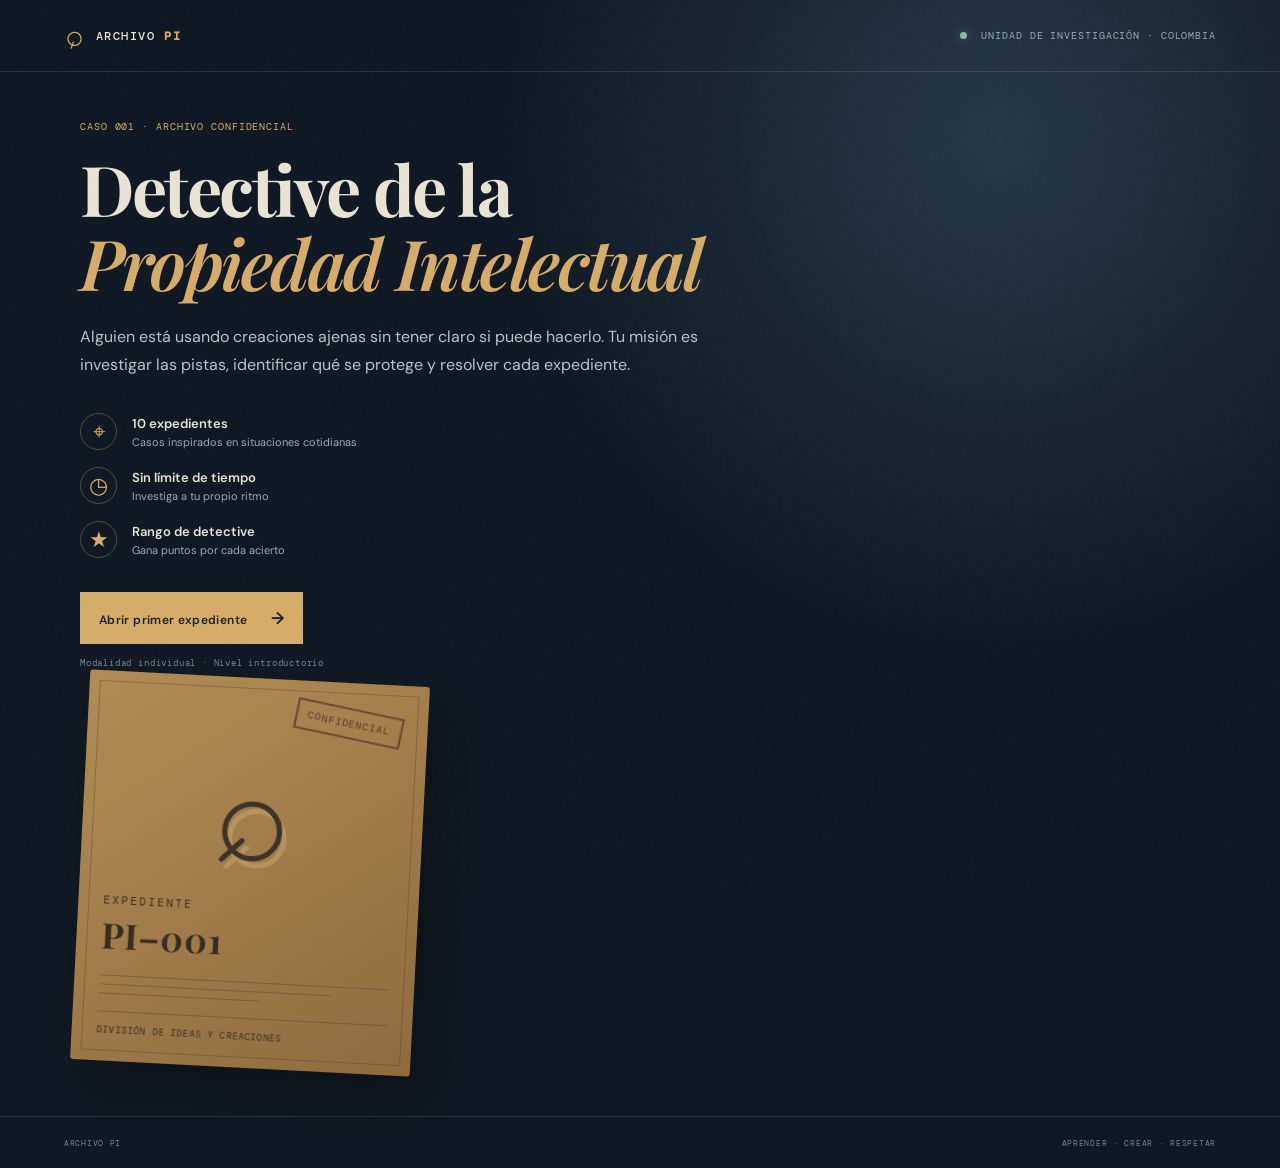
<file: index.html>
<!DOCTYPE html>
<html lang="es">
<head>
  <meta charset="UTF-8">
  <meta name="viewport" content="width=device-width, initial-scale=1.0">
  <meta name="theme-color" content="#101923">
  <title>Expediente PI — Detective de la Propiedad Intelectual</title>
  <link rel="stylesheet" href="styles.css">
</head>
<body>
  <div class="noise"></div>
  <header class="topbar">
    <a class="brand" href="#" aria-label="Expediente PI, inicio">
      <span class="brand-mark">⌕</span>
      <span>ARCHIVO <b>PI</b></span>
    </a>
    <div class="top-meta"><span class="status-dot"></span> UNIDAD DE INVESTIGACIÓN · COLOMBIA</div>
  </header>

  <main class="shell">
    <section id="intro-screen" class="screen intro-screen active">
      <div class="intro-copy">
        <p class="eyebrow">CASO 001 · ARCHIVO CONFIDENCIAL</p>
        <h1>Detective de la<br><em>Propiedad Intelectual</em></h1>
        <p class="lead">Alguien está usando creaciones ajenas sin tener claro si puede hacerlo. Tu misión es investigar las pistas, identificar qué se protege y resolver cada expediente.</p>
        <div class="intro-facts">
          <div><span class="fact-icon">⌖</span><span><b>10 expedientes</b><small>Casos inspirados en situaciones cotidianas</small></span></div>
          <div><span class="fact-icon">◷</span><span><b>Sin límite de tiempo</b><small>Investiga a tu propio ritmo</small></span></div>
          <div><span class="fact-icon">★</span><span><b>Rango de detective</b><small>Gana puntos por cada acierto</small></span></div>
        </div>
        <button id="start-btn" class="btn btn-primary">Abrir primer expediente <span>→</span></button>
        <p class="micro-note">Modalidad individual · Nivel introductorio</p>
      </div>
      <div class="case-cover" aria-label="Carpeta de investigación">
        <div class="stamp">CONFIDENCIAL</div>
        <div class="magnifier">⌕</div>
        <div class="folder-label">EXPEDIENTE<br><strong>PI–001</strong></div>
        <div class="folder-lines"><i></i><i></i><i></i></div>
        <div class="cover-bottom">DIVISIÓN DE IDEAS Y CREACIONES</div>
      </div>
    </section>

    <section id="game-screen" class="screen game-screen">
      <div class="game-heading">
        <div><p class="eyebrow">INVESTIGACIÓN EN CURSO</p><h2 id="case-title">Expediente 01</h2></div>
        <div class="score-panel"><span>PUNTUACIÓN</span><strong id="score">000</strong></div>
      </div>
      <div class="progress-wrap">
        <div class="progress-label"><span id="progress-text">EXPEDIENTE 1 DE 10</span><span id="progress-percent">10%</span></div>
        <div class="progress-track"><div id="progress-fill" class="progress-fill"></div></div>
      </div>

      <div class="case-layout">
        <aside class="evidence-card">
          <div class="evidence-top"><span>PRUEBA VISUAL</span><span class="evidence-number" id="evidence-number">A–01</span></div>
          <div class="evidence-art" id="evidence-art"><span class="art-symbol">♫</span></div>
          <div class="evidence-caption"><span class="tiny-label">ELEMENTO BAJO INVESTIGACIÓN</span><strong id="evidence-name">Una canción</strong></div>
          <div class="evidence-stamp">EN ANÁLISIS</div>
        </aside>

        <article class="question-card">
          <div class="case-tag"><span class="tag-dot"></span><span id="category-tag">DERECHOS DE AUTOR</span></div>
          <h3 id="question">Pregunta del expediente</h3>
          <p id="scenario" class="scenario"></p>
          <p class="instruction">Selecciona la pista que resuelve el caso:</p>
          <div id="answers" class="answers"></div>
          <div id="feedback" class="feedback hidden" aria-live="polite"></div>
          <div class="question-actions">
            <span class="points-hint">Cada respuesta correcta vale <b>100 puntos</b></span>
            <button id="next-btn" class="btn btn-primary" disabled>Siguiente expediente <span>→</span></button>
          </div>
        </article>
      </div>
      <div class="footer-note"><span>⌕</span> INVESTIGA CON ATENCIÓN. ALGUNAS RESPUESTAS DEPENDEN DE LAS CIRCUNSTANCIAS.</div>
    </section>

    <section id="result-screen" class="screen result-screen">
      <p class="eyebrow">INVESTIGACIÓN FINALIZADA · INFORME DE CIERRE</p>
      <div class="result-emblem">★</div>
      <h2 id="result-title">Caso resuelto</h2>
      <p id="result-message" class="lead result-lead"></p>
      <div class="result-score"><span>PUNTUACIÓN FINAL</span><strong id="final-score">000</strong><small>de 1000 puntos</small></div>
      <div class="rank-card"><span class="rank-icon">⌖</span><div><small>RANGO OBTENIDO</small><strong id="rank-name">Investigador en formación</strong><p id="rank-description"></p></div></div>
      <div class="review-box"><h3>Tu informe de investigación</h3><div id="review-list"></div></div>
      <div class="result-actions"><button id="restart-btn" class="btn btn-primary">Volver a investigar ↻</button></div>
      <p class="disclaimer">Este juego tiene fines educativos. No constituye asesoría jurídica. La protección y el uso permitido de una creación dependen de la legislación aplicable y de las circunstancias de cada caso.</p>
    </section>
  </main>

  <footer class="site-footer"><span>ARCHIVO PI</span><span>APRENDER · CREAR · RESPETAR</span></footer>
  <script src="game.js"></script>
</body>
</html>
</file>
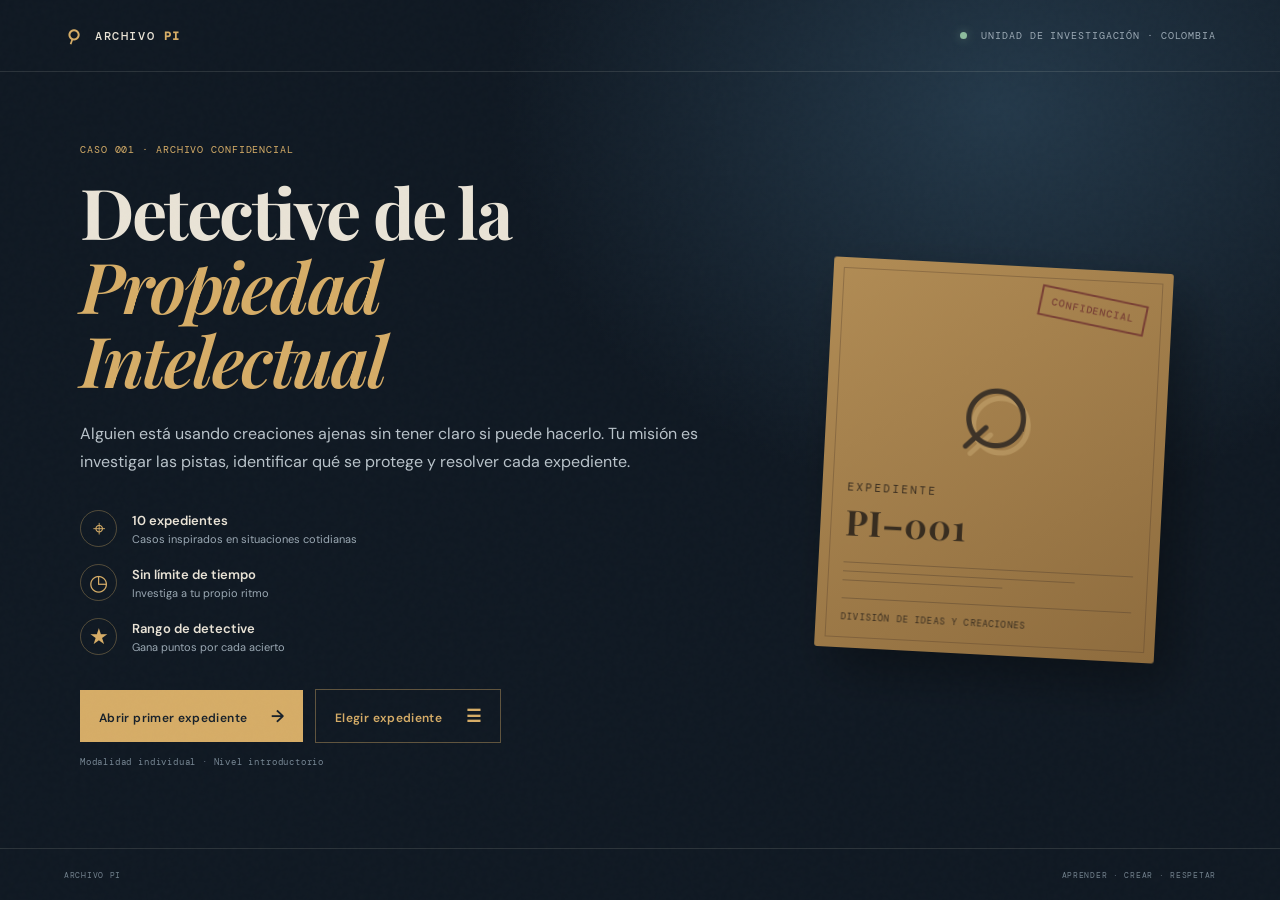
<file: Detective_Propiedad_Intelectual/index.html>
<!DOCTYPE html>
<html lang="es">
<head>
  <meta charset="UTF-8">
  <meta name="viewport" content="width=device-width, initial-scale=1.0">
  <meta name="theme-color" content="#101923">
  <title>Expediente PI — Detective de la Propiedad Intelectual</title>
  <link rel="stylesheet" href="styles.css">
</head>
<body>
  <div class="noise"></div>
  <header class="topbar">
    <a class="brand" href="#" aria-label="Expediente PI, inicio">
      <span class="brand-mark">⌕</span>
      <span>ARCHIVO <b>PI</b></span>
    </a>
    <div class="top-meta"><span class="status-dot"></span> UNIDAD DE INVESTIGACIÓN · COLOMBIA</div>
  </header>

  <main class="shell">
    <section id="intro-screen" class="screen intro-screen active">
      <div class="intro-copy">
        <p class="eyebrow">CASO 001 · ARCHIVO CONFIDENCIAL</p>
        <h1>Detective de la<br><em>Propiedad Intelectual</em></h1>
        <p class="lead">Alguien está usando creaciones ajenas sin tener claro si puede hacerlo. Tu misión es investigar las pistas, identificar qué se protege y resolver cada expediente.</p>
        <div class="intro-facts">
          <div><span class="fact-icon">⌖</span><span><b>10 expedientes</b><small>Casos inspirados en situaciones cotidianas</small></span></div>
          <div><span class="fact-icon">◷</span><span><b>Sin límite de tiempo</b><small>Investiga a tu propio ritmo</small></span></div>
          <div><span class="fact-icon">★</span><span><b>Rango de detective</b><small>Gana puntos por cada acierto</small></span></div>
        </div>
        <div class="intro-actions">
          <button id="start-btn" class="btn btn-primary">Abrir primer expediente <span>→</span></button>
          <button id="menu-btn" class="btn btn-secondary">Elegir expediente <span>☰</span></button>
        </div>
        <p class="micro-note">Modalidad individual · Nivel introductorio</p>
      </div>
      <div class="case-cover" aria-label="Carpeta de investigación">
        <div class="stamp">CONFIDENCIAL</div>
        <div class="magnifier">⌕</div>
        <div class="folder-label">EXPEDIENTE<br><strong>PI–001</strong></div>
        <div class="folder-lines"><i></i><i></i><i></i></div>
        <div class="cover-bottom">DIVISIÓN DE IDEAS Y CREACIONES</div>
      </div>
    </section>

    <section id="menu-screen" class="screen menu-screen">
      <div class="game-heading">
        <div><p class="eyebrow">ARCHIVO GENERAL · SELECCIÓN DE CASO</p><h2>Elige un expediente</h2></div>
        <div class="score-panel"><span>PUNTUACIÓN</span><strong id="menu-score">000</strong></div>
      </div>
      <div class="progress-wrap">
        <div class="progress-label"><span id="menu-progress-text">EXPEDIENTES RESUELTOS: 0 DE 10</span><span id="menu-progress-percent">0%</span></div>
        <div class="progress-track"><div id="menu-progress-fill" class="progress-fill" style="width:0%"></div></div>
      </div>
      <div id="case-grid" class="case-grid"></div>
      <div class="menu-actions">
        <span class="points-hint">Resuelve todos los expedientes para abrir el <b>informe final</b></span>
        <button id="report-btn" class="btn btn-primary" disabled>Ver informe final <span>→</span></button>
      </div>
      <div class="footer-note"><span>⌕</span> PUEDES INVESTIGAR LOS EXPEDIENTES EN CUALQUIER ORDEN.</div>
    </section>

    <section id="game-screen" class="screen game-screen">
      <div class="game-heading">
        <div><button id="back-btn" class="back-link hidden">← EXPEDIENTES</button><p class="eyebrow">INVESTIGACIÓN EN CURSO</p><h2 id="case-title">Expediente 01</h2></div>
        <div class="score-panel"><span>PUNTUACIÓN</span><strong id="score">000</strong></div>
      </div>
      <div class="progress-wrap">
        <div class="progress-label"><span id="progress-text">EXPEDIENTE 1 DE 10</span><span id="progress-percent">10%</span></div>
        <div class="progress-track"><div id="progress-fill" class="progress-fill"></div></div>
      </div>

      <div class="case-layout">
        <aside class="evidence-card">
          <div class="evidence-top"><span>PRUEBA VISUAL</span><span class="evidence-number" id="evidence-number">A–01</span></div>
          <div class="evidence-art" id="evidence-art"><span class="art-symbol">♫</span></div>
          <div class="evidence-caption"><span class="tiny-label">ELEMENTO BAJO INVESTIGACIÓN</span><strong id="evidence-name">Una canción</strong></div>
          <div class="evidence-stamp">EN ANÁLISIS</div>
        </aside>

        <article class="question-card">
          <div class="case-tag"><span class="tag-dot"></span><span id="category-tag">DERECHOS DE AUTOR</span></div>
          <h3 id="question">Pregunta del expediente</h3>
          <p id="scenario" class="scenario"></p>
          <p class="instruction">Selecciona la pista que resuelve el caso:</p>
          <div id="answers" class="answers"></div>
          <div id="feedback" class="feedback hidden" aria-live="polite"></div>
          <div class="question-actions">
            <span class="points-hint">Cada respuesta correcta vale <b>100 puntos</b></span>
            <button id="next-btn" class="btn btn-primary" disabled>Siguiente expediente <span>→</span></button>
          </div>
        </article>
      </div>
      <div class="footer-note"><span>⌕</span> INVESTIGA CON ATENCIÓN. ALGUNAS RESPUESTAS DEPENDEN DE LAS CIRCUNSTANCIAS.</div>
    </section>

    <section id="result-screen" class="screen result-screen">
      <p class="eyebrow">INVESTIGACIÓN FINALIZADA · INFORME DE CIERRE</p>
      <div class="result-emblem">★</div>
      <h2 id="result-title">Caso resuelto</h2>
      <p id="result-message" class="lead result-lead"></p>
      <div class="result-score"><span>PUNTUACIÓN FINAL</span><strong id="final-score">000</strong><small>de 1000 puntos</small></div>
      <div class="rank-card"><span class="rank-icon">⌖</span><div><small>RANGO OBTENIDO</small><strong id="rank-name">Investigador en formación</strong><p id="rank-description"></p></div></div>
      <div class="review-box"><h3>Tu informe de investigación</h3><div id="review-list"></div></div>
      <div class="result-actions"><button id="restart-btn" class="btn btn-primary">Volver a investigar ↻</button></div>
      <p class="disclaimer">Este juego tiene fines educativos. No constituye asesoría jurídica. La protección y el uso permitido de una creación dependen de la legislación aplicable y de las circunstancias de cada caso.</p>
    </section>
  </main>

  <footer class="site-footer"><span>ARCHIVO PI</span><span>APRENDER · CREAR · RESPETAR</span></footer>
  <script src="game.js"></script>
</body>
</html>
</file>
<file: styles.css>
@import url('https://fonts.googleapis.com/css2?family=DM+Mono:wght@400;500&family=DM+Sans:wght@400;500;600;700&family=Playfair+Display:ital,wght@0,600;0,700;1,600;1,700&display=swap');

:root{--bg:#101923;--panel:#172432;--panel2:#1c2b39;--paper:#e9e3d6;--muted:#9ba9b4;--gold:#d6ad67;--gold2:#f0cf91;--green:#8dbb9d;--red:#d98578;--line:rgba(233,227,214,.13);--mono:'DM Mono',monospace;--sans:'DM Sans',sans-serif;--serif:'Playfair Display',serif}
*{box-sizing:border-box}body{margin:0;min-height:100vh;background:radial-gradient(ellipse at 78% 12%,#24394a 0,transparent 35%),var(--bg);color:var(--paper);font-family:var(--sans);position:relative;overflow-x:hidden}.noise{position:fixed;inset:0;pointer-events:none;opacity:.035;background-image:url("data:image/svg+xml,%3Csvg viewBox='0 0 180 180' xmlns='http://www.w3.org/2000/svg'%3E%3Cfilter id='n'%3E%3CfeTurbulence type='fractalNoise' baseFrequency='.9' numOctaves='3' stitchTiles='stitch'/%3E%3C/filter%3E%3Crect width='100%25' height='100%25' filter='url(%23n)' opacity='.5'/%3E%3C/svg%3E")}
.topbar{height:72px;border-bottom:1px solid var(--line);display:flex;align-items:center;justify-content:space-between;padding:0 max(5vw,24px);position:relative;z-index:1}.brand{color:var(--paper);text-decoration:none;display:flex;align-items:center;gap:11px;font:500 12px var(--mono);letter-spacing:.13em}.brand b{color:var(--gold)}.brand-mark{font-size:31px;color:var(--gold);transform:rotate(-25deg)}.top-meta,.eyebrow,.micro-note,.progress-label,.score-panel span,.evidence-top,.tiny-label,.evidence-stamp,.case-tag,.points-hint,.footer-note,.site-footer,.result-score span,.rank-card small,.disclaimer{font-family:var(--mono);letter-spacing:.09em}.top-meta{font-size:10px;color:var(--muted)}.status-dot,.tag-dot{display:inline-block;width:7px;height:7px;border-radius:50%;background:var(--green);margin-right:8px;box-shadow:0 0 10px #8dbb9d77}
.shell{width:min(1120px,90vw);margin:0 auto;min-height:calc(100vh - 124px);display:flex;align-items:center;padding:48px 0}.screen{display:none;width:100%;animation:appear .45s ease}.screen.active{display:block}@keyframes appear{from{opacity:0;transform:translateY(10px)}to{opacity:1;transform:translateY(0)}}
.intro-screen{display:grid;grid-template-columns:1.2fr .8fr;gap:8%;align-items:center}.eyebrow{font-size:10px;color:var(--gold);margin:0 0 18px}.intro-copy h1{font:700 clamp(42px,6vw,70px)/1.06 var(--serif);letter-spacing:-.035em;margin:0 0 24px}.intro-copy h1 em{color:var(--gold);font-weight:600}.lead{max-width:620px;color:#b9c3ca;font-size:16px;line-height:1.75;margin:0}.intro-facts{display:grid;gap:17px;margin:34px 0}.intro-facts>div{display:flex;align-items:center;gap:15px}.fact-icon{width:37px;height:37px;border:1px solid #d6ad6755;color:var(--gold);display:grid;place-items:center;font-size:22px;border-radius:50%}.intro-facts b,.intro-facts small{display:block}.intro-facts b{font-size:13px;font-weight:600}.intro-facts small{font-size:11px;color:var(--muted);margin-top:3px}.btn{border:0;cursor:pointer;font:600 12px var(--sans);letter-spacing:.03em;padding:15px 19px;transition:.2s}.btn-primary{background:var(--gold);color:#18212a}.btn-primary:hover:not(:disabled){background:var(--gold2);transform:translateY(-2px);box-shadow:0 8px 24px #d6ad6730}.btn:disabled{opacity:.4;cursor:not-allowed}.btn span{font-size:17px;margin-left:20px}.micro-note{font-size:9px;color:#778794;margin-top:13px}
.case-cover{height:390px;max-width:340px;width:100%;justify-self:center;position:relative;background:linear-gradient(145deg,#b18c55,#8e6c3e);color:#382d20;box-shadow:18px 22px 50px #0005;transform:rotate(3deg);padding:25px;display:flex;flex-direction:column;justify-content:space-between;border-radius:3px}.case-cover:before{content:"";position:absolute;inset:10px;border:1px solid #4b382955}.stamp{align-self:flex-end;border:2px solid #783f35;color:#783f35;font:500 10px var(--mono);padding:7px 10px;transform:rotate(9deg);letter-spacing:.1em}.magnifier{font-size:130px;text-align:center;line-height:1;color:#3d3328;text-shadow:5px 7px 0 #d3b47d66}.folder-label{font:11px var(--mono);letter-spacing:.18em;line-height:1.8}.folder-label strong{font:700 35px var(--serif);letter-spacing:.03em}.folder-lines{display:grid;gap:8px}.folder-lines i{height:1px;background:#4c3b2b66;width:100%}.folder-lines i:nth-child(2){width:80%}.folder-lines i:nth-child(3){width:55%}.cover-bottom{font:9px var(--mono);letter-spacing:.13em;border-top:1px solid #4c3b2b66;padding-top:12px}
.game-heading{display:flex;justify-content:space-between;align-items:end;margin-bottom:24px}.game-heading h2,.result-screen h2{font:700 36px var(--serif);margin:0}.game-heading .eyebrow{margin-bottom:8px}.score-panel{text-align:right}.score-panel span,.result-score span{font-size:9px;color:var(--muted);display:block}.score-panel strong{font:500 27px var(--mono);color:var(--gold)}.progress-wrap{margin-bottom:30px}.progress-label{display:flex;justify-content:space-between;color:var(--muted);font-size:9px;margin-bottom:9px}.progress-track{height:3px;background:#ffffff18}.progress-fill{height:100%;width:10%;background:var(--gold);transition:width .4s ease}
.case-layout{display:grid;grid-template-columns:290px 1fr;gap:22px;align-items:stretch}.evidence-card,.question-card{background:var(--panel);border:1px solid var(--line);position:relative}.evidence-card{padding:18px;display:flex;flex-direction:column;min-height:420px}.evidence-top{display:flex;justify-content:space-between;font-size:9px;color:var(--muted)}.evidence-number{color:var(--gold)}.evidence-art{flex:1;min-height:220px;margin:20px 0;background:radial-gradient(circle at 50% 40%,#344b5a,#111d28 72%);display:grid;place-items:center;position:relative;overflow:hidden}.evidence-art:after{content:"";position:absolute;inset:12px;border:1px dashed #d6ad6740}.art-symbol{font:100px var(--serif);color:var(--gold);text-shadow:0 0 35px #d6ad6744}.evidence-caption strong{display:block;font:600 18px var(--serif);margin-top:5px}.tiny-label{font-size:8px;color:var(--muted)}.evidence-stamp{font-size:8px;color:var(--green);border:1px solid #8dbb9d55;padding:5px 7px;align-self:flex-start;margin-top:15px}
.question-card{padding:27px 30px;display:flex;flex-direction:column}.case-tag{font-size:9px;color:var(--gold);margin-bottom:17px}.question-card h3{font:600 25px/1.3 var(--serif);margin:0 0 13px;max-width:650px}.scenario{font-size:13px;line-height:1.7;color:#b5c0c8;margin:0 0 22px}.instruction{font-size:11px;color:var(--paper);font-weight:600;margin:0 0 12px}.answers{display:grid;grid-template-columns:1fr 1fr;gap:9px}.answer-btn{text-align:left;padding:13px 14px;background:#223342;border:1px solid transparent;color:var(--paper);font:500 11px var(--sans);cursor:pointer;min-height:49px;transition:.18s}.answer-btn:hover:not(:disabled){border-color:#d6ad6799;background:#293d4d}.answer-btn .letter{font:10px var(--mono);color:var(--gold);margin-right:10px}.answer-btn.correct{border-color:var(--green);background:#244237}.answer-btn.wrong{border-color:var(--red);background:#482e31}.answer-btn:disabled{cursor:default}.feedback{padding:13px 15px;margin-top:14px;background:#223342;border-left:3px solid var(--gold);font-size:11px;line-height:1.65;color:#d0d8dc}.feedback.good{border-left-color:var(--green)}.feedback.bad{border-left-color:var(--red)}.feedback strong{display:block;margin-bottom:3px;color:var(--paper)}.hidden{display:none!important}.question-actions{margin-top:auto;padding-top:20px;display:flex;justify-content:space-between;align-items:center;gap:12px}.points-hint{font-size:8px;color:var(--muted)}.points-hint b{color:var(--gold)}.question-actions .btn{padding:12px 14px;font-size:10px}.question-actions .btn span{margin-left:9px}.footer-note{text-align:center;color:#738391;font-size:8px;margin-top:24px}.footer-note span{color:var(--gold);font-size:15px;vertical-align:middle;margin-right:5px}
.result-screen{max-width:760px;margin:0 auto;text-align:center}.result-emblem{width:70px;height:70px;border:1px solid #d6ad6780;border-radius:50%;display:grid;place-items:center;color:var(--gold);font-size:35px;margin:0 auto 20px}.result-screen h2{font-size:43px;margin-bottom:10px}.result-lead{margin:0 auto 25px;font-size:14px}.result-score{padding:20px;border-top:1px solid var(--line);border-bottom:1px solid var(--line);display:flex;align-items:center;justify-content:center;gap:15px}.result-score strong{font:500 38px var(--mono);color:var(--gold)}.result-score small{font-size:10px;color:var(--muted)}.rank-card{display:flex;align-items:center;text-align:left;gap:17px;background:var(--panel);border:1px solid var(--line);padding:17px 20px;margin:20px 0}.rank-icon{font-size:34px;color:var(--gold)}.rank-card small{font-size:8px;color:var(--muted)}.rank-card strong{display:block;font:600 18px var(--serif);margin:4px 0}.rank-card p{font-size:11px;color:var(--muted);margin:0}.review-box{text-align:left;background:var(--panel);border:1px solid var(--line);padding:20px}.review-box h3{font:600 18px var(--serif);margin:0 0 12px}.review-item{display:flex;justify-content:space-between;gap:12px;padding:10px 0;border-top:1px solid var(--line);font-size:10px;color:#bdc7ce}.review-item b{color:var(--paper);font-weight:500}.review-item .mark{white-space:nowrap}.mark.good{color:var(--green)}.mark.bad{color:var(--red)}.result-actions{margin-top:22px}.disclaimer{font-size:8px;line-height:1.7;color:#778794;margin:22px auto 0;max-width:650px;letter-spacing:.02em}.site-footer{height:52px;border-top:1px solid var(--line);display:flex;justify-content:space-between;align-items:center;padding:0 max(5vw,24px);font-size:8px;color:#72818d}
@media(max-width:760px){.top-meta{font-size:8px}.shell{width:min(92vw,600px);padding:32px 0}.intro-screen{grid-template-columns:1fr;gap:35px}.case-cover{height:270px;max-width:270px}.magnifier{font-size:90px}.case-layout{grid-template-columns:1fr}.evidence-card{min-height:250px}.evidence-art{min-height:120px;margin:12px 0}.art-symbol{font-size:65px}.question-card{padding:22px 18px}.game-heading h2{font-size:29px}.answers{grid-template-columns:1fr}.question-actions{align-items:flex-end}.points-hint{max-width:100px;line-height:1.5}.site-footer{font-size:7px}.result-score{gap:8px}.result-score strong{font-size:30px}}
@media(prefers-reduced-motion:reduce){*{animation:none!important;transition:none!important}}
</file>
<file: Detective_Propiedad_Intelectual/styles.css>
@import url('https://fonts.googleapis.com/css2?family=DM+Mono:wght@400;500&family=DM+Sans:wght@400;500;600;700&family=Playfair+Display:ital,wght@0,600;0,700;1,600;1,700&display=swap');

:root{--bg:#101923;--panel:#172432;--panel2:#1c2b39;--paper:#e9e3d6;--muted:#9ba9b4;--gold:#d6ad67;--gold2:#f0cf91;--green:#8dbb9d;--red:#d98578;--line:rgba(233,227,214,.13);--mono:'DM Mono',monospace;--sans:'DM Sans',sans-serif;--serif:'Playfair Display',serif}
*{box-sizing:border-box}body{margin:0;min-height:100vh;background:radial-gradient(ellipse at 78% 12%,#24394a 0,transparent 35%),var(--bg);color:var(--paper);font-family:var(--sans);position:relative;overflow-x:hidden}.noise{position:fixed;inset:0;pointer-events:none;opacity:.035;background-image:url("data:image/svg+xml,%3Csvg viewBox='0 0 180 180' xmlns='http://www.w3.org/2000/svg'%3E%3Cfilter id='n'%3E%3CfeTurbulence type='fractalNoise' baseFrequency='.9' numOctaves='3' stitchTiles='stitch'/%3E%3C/filter%3E%3Crect width='100%25' height='100%25' filter='url(%23n)' opacity='.5'/%3E%3C/svg%3E")}
.topbar{height:72px;border-bottom:1px solid var(--line);display:flex;align-items:center;justify-content:space-between;padding:0 max(5vw,24px);position:relative;z-index:1}.brand{color:var(--paper);text-decoration:none;display:flex;align-items:center;gap:11px;font:500 12px var(--mono);letter-spacing:.13em}.brand b{color:var(--gold)}.brand-mark{font-size:31px;color:var(--gold);transform:rotate(-25deg)}.top-meta,.eyebrow,.micro-note,.progress-label,.score-panel span,.evidence-top,.tiny-label,.evidence-stamp,.case-tag,.points-hint,.footer-note,.site-footer,.result-score span,.rank-card small,.disclaimer{font-family:var(--mono);letter-spacing:.09em}.top-meta{font-size:10px;color:var(--muted)}.status-dot,.tag-dot{display:inline-block;width:7px;height:7px;border-radius:50%;background:var(--green);margin-right:8px;box-shadow:0 0 10px #8dbb9d77}
.shell{width:min(1120px,90vw);margin:0 auto;min-height:calc(100vh - 124px);display:flex;align-items:center;padding:48px 0}.screen{display:none;width:100%;animation:appear .45s ease}.screen.active{display:block}@keyframes appear{from{opacity:0;transform:translateY(10px)}to{opacity:1;transform:translateY(0)}}
.intro-screen{display:grid;grid-template-columns:1.2fr .8fr;gap:8%;align-items:center}.eyebrow{font-size:10px;color:var(--gold);margin:0 0 18px}.intro-copy h1{font:700 clamp(42px,6vw,70px)/1.06 var(--serif);letter-spacing:-.035em;margin:0 0 24px}.intro-copy h1 em{color:var(--gold);font-weight:600}.lead{max-width:620px;color:#b9c3ca;font-size:16px;line-height:1.75;margin:0}.intro-facts{display:grid;gap:17px;margin:34px 0}.intro-facts>div{display:flex;align-items:center;gap:15px}.fact-icon{width:37px;height:37px;border:1px solid #d6ad6755;color:var(--gold);display:grid;place-items:center;font-size:22px;border-radius:50%}.intro-facts b,.intro-facts small{display:block}.intro-facts b{font-size:13px;font-weight:600}.intro-facts small{font-size:11px;color:var(--muted);margin-top:3px}.btn{border:0;cursor:pointer;font:600 12px var(--sans);letter-spacing:.03em;padding:15px 19px;transition:.2s}.btn-primary{background:var(--gold);color:#18212a}.btn-primary:hover:not(:disabled){background:var(--gold2);transform:translateY(-2px);box-shadow:0 8px 24px #d6ad6730}.btn:disabled{opacity:.4;cursor:not-allowed}.btn span{font-size:17px;margin-left:20px}.micro-note{font-size:9px;color:#778794;margin-top:13px}
.case-cover{height:390px;max-width:340px;width:100%;justify-self:center;position:relative;background:linear-gradient(145deg,#b18c55,#8e6c3e);color:#382d20;box-shadow:18px 22px 50px #0005;transform:rotate(3deg);padding:25px;display:flex;flex-direction:column;justify-content:space-between;border-radius:3px}.case-cover:before{content:"";position:absolute;inset:10px;border:1px solid #4b382955}.stamp{align-self:flex-end;border:2px solid #783f35;color:#783f35;font:500 10px var(--mono);padding:7px 10px;transform:rotate(9deg);letter-spacing:.1em}.magnifier{font-size:130px;text-align:center;line-height:1;color:#3d3328;text-shadow:5px 7px 0 #d3b47d66}.folder-label{font:11px var(--mono);letter-spacing:.18em;line-height:1.8}.folder-label strong{font:700 35px var(--serif);letter-spacing:.03em}.folder-lines{display:grid;gap:8px}.folder-lines i{height:1px;background:#4c3b2b66;width:100%}.folder-lines i:nth-child(2){width:80%}.folder-lines i:nth-child(3){width:55%}.cover-bottom{font:9px var(--mono);letter-spacing:.13em;border-top:1px solid #4c3b2b66;padding-top:12px}
.game-heading{display:flex;justify-content:space-between;align-items:end;margin-bottom:24px}.game-heading h2,.result-screen h2{font:700 36px var(--serif);margin:0}.game-heading .eyebrow{margin-bottom:8px}.score-panel{text-align:right}.score-panel span,.result-score span{font-size:9px;color:var(--muted);display:block}.score-panel strong{font:500 27px var(--mono);color:var(--gold)}.progress-wrap{margin-bottom:30px}.progress-label{display:flex;justify-content:space-between;color:var(--muted);font-size:9px;margin-bottom:9px}.progress-track{height:3px;background:#ffffff18}.progress-fill{height:100%;width:10%;background:var(--gold);transition:width .4s ease}
.case-layout{display:grid;grid-template-columns:290px 1fr;gap:22px;align-items:stretch}.evidence-card,.question-card{background:var(--panel);border:1px solid var(--line);position:relative}.evidence-card{padding:18px;display:flex;flex-direction:column;min-height:420px}.evidence-top{display:flex;justify-content:space-between;font-size:9px;color:var(--muted)}.evidence-number{color:var(--gold)}.evidence-art{flex:1;min-height:220px;margin:20px 0;background:radial-gradient(circle at 50% 40%,#344b5a,#111d28 72%);display:grid;place-items:center;position:relative;overflow:hidden}.evidence-art:after{content:"";position:absolute;inset:12px;border:1px dashed #d6ad6740}.art-symbol{font:100px var(--serif);color:var(--gold);text-shadow:0 0 35px #d6ad6744}.evidence-caption strong{display:block;font:600 18px var(--serif);margin-top:5px}.tiny-label{font-size:8px;color:var(--muted)}.evidence-stamp{font-size:8px;color:var(--green);border:1px solid #8dbb9d55;padding:5px 7px;align-self:flex-start;margin-top:15px}
.question-card{padding:27px 30px;display:flex;flex-direction:column}.case-tag{font-size:9px;color:var(--gold);margin-bottom:17px}.question-card h3{font:600 25px/1.3 var(--serif);margin:0 0 13px;max-width:650px}.scenario{font-size:13px;line-height:1.7;color:#b5c0c8;margin:0 0 22px}.instruction{font-size:11px;color:var(--paper);font-weight:600;margin:0 0 12px}.answers{display:grid;grid-template-columns:1fr 1fr;gap:9px}.answer-btn{text-align:left;padding:13px 14px;background:#223342;border:1px solid transparent;color:var(--paper);font:500 11px var(--sans);cursor:pointer;min-height:49px;transition:.18s}.answer-btn:hover:not(:disabled){border-color:#d6ad6799;background:#293d4d}.answer-btn .letter{font:10px var(--mono);color:var(--gold);margin-right:10px}.answer-btn.correct{border-color:var(--green);background:#244237}.answer-btn.wrong{border-color:var(--red);background:#482e31}.answer-btn:disabled{cursor:default}.feedback{padding:13px 15px;margin-top:14px;background:#223342;border-left:3px solid var(--gold);font-size:11px;line-height:1.65;color:#d0d8dc}.feedback.good{border-left-color:var(--green)}.feedback.bad{border-left-color:var(--red)}.feedback strong{display:block;margin-bottom:3px;color:var(--paper)}.hidden{display:none!important}.question-actions{margin-top:auto;padding-top:20px;display:flex;justify-content:space-between;align-items:center;gap:12px}.points-hint{font-size:8px;color:var(--muted)}.points-hint b{color:var(--gold)}.question-actions .btn{padding:12px 14px;font-size:10px}.question-actions .btn span{margin-left:9px}.footer-note{text-align:center;color:#738391;font-size:8px;margin-top:24px}.footer-note span{color:var(--gold);font-size:15px;vertical-align:middle;margin-right:5px}
.result-screen{max-width:760px;margin:0 auto;text-align:center}.result-emblem{width:70px;height:70px;border:1px solid #d6ad6780;border-radius:50%;display:grid;place-items:center;color:var(--gold);font-size:35px;margin:0 auto 20px}.result-screen h2{font-size:43px;margin-bottom:10px}.result-lead{margin:0 auto 25px;font-size:14px}.result-score{padding:20px;border-top:1px solid var(--line);border-bottom:1px solid var(--line);display:flex;align-items:center;justify-content:center;gap:15px}.result-score strong{font:500 38px var(--mono);color:var(--gold)}.result-score small{font-size:10px;color:var(--muted)}.rank-card{display:flex;align-items:center;text-align:left;gap:17px;background:var(--panel);border:1px solid var(--line);padding:17px 20px;margin:20px 0}.rank-icon{font-size:34px;color:var(--gold)}.rank-card small{font-size:8px;color:var(--muted)}.rank-card strong{display:block;font:600 18px var(--serif);margin:4px 0}.rank-card p{font-size:11px;color:var(--muted);margin:0}.review-box{text-align:left;background:var(--panel);border:1px solid var(--line);padding:20px}.review-box h3{font:600 18px var(--serif);margin:0 0 12px}.review-item{display:flex;justify-content:space-between;gap:12px;padding:10px 0;border-top:1px solid var(--line);font-size:10px;color:#bdc7ce}.review-item b{color:var(--paper);font-weight:500}.review-item .mark{white-space:nowrap}.mark.good{color:var(--green)}.mark.bad{color:var(--red)}.result-actions{margin-top:22px}.disclaimer{font-size:8px;line-height:1.7;color:#778794;margin:22px auto 0;max-width:650px;letter-spacing:.02em}.site-footer{height:52px;border-top:1px solid var(--line);display:flex;justify-content:space-between;align-items:center;padding:0 max(5vw,24px);font-size:8px;color:#72818d}
@media(max-width:760px){.top-meta{font-size:8px}.shell{width:min(92vw,600px);padding:32px 0}.intro-screen{grid-template-columns:1fr;gap:35px}.case-cover{height:270px;max-width:270px}.magnifier{font-size:90px}.case-layout{grid-template-columns:1fr}.evidence-card{min-height:250px}.evidence-art{min-height:120px;margin:12px 0}.art-symbol{font-size:65px}.question-card{padding:22px 18px}.game-heading h2{font-size:29px}.answers{grid-template-columns:1fr}.question-actions{align-items:flex-end}.points-hint{max-width:100px;line-height:1.5}.site-footer{font-size:7px}.result-score{gap:8px}.result-score strong{font-size:30px}}
@media(prefers-reduced-motion:reduce){*{animation:none!important;transition:none!important}}

/* ===== Menú de expedientes ===== */
.intro-actions{display:flex;flex-wrap:wrap;align-items:center;gap:12px}.btn-secondary{background:transparent;color:var(--gold);border:1px solid #d6ad6766}.btn-secondary:hover{background:#d6ad6718;border-color:var(--gold);transform:translateY(-2px)}
.back-link{display:block;background:none;border:0;padding:0;margin:0 0 14px;color:var(--muted);font:500 9px var(--mono);letter-spacing:.09em;cursor:pointer;transition:.2s}.back-link:hover{color:var(--gold)}
.case-grid{display:grid;grid-template-columns:repeat(5,1fr);gap:14px}
.file-card{position:relative;text-align:left;display:flex;flex-direction:column;gap:7px;min-height:190px;padding:34px 15px 15px;background:var(--panel);border:1px solid var(--line);color:var(--paper);font-family:var(--sans);cursor:pointer;transition:.2s}
.file-card:before{content:attr(data-code);position:absolute;top:-1px;left:-1px;padding:5px 10px;background:var(--gold);color:#18212a;font:500 9px var(--mono);letter-spacing:.09em}
.file-card:hover:not(:disabled){border-color:#d6ad6799;background:var(--panel2);transform:translateY(-3px);box-shadow:0 10px 26px #0004}
.file-symbol{font:42px/1 var(--serif);color:var(--gold);text-shadow:0 0 22px #d6ad6733;margin-bottom:4px}
.file-card strong{font:600 15px/1.3 var(--serif)}
.file-cat{font:8px var(--mono);letter-spacing:.09em;color:var(--muted)}
.file-status{margin-top:auto;padding-top:8px;font:8px var(--mono);letter-spacing:.09em;color:#778794}
.file-card.done{cursor:default;opacity:.85}.file-card.done.good{border-color:#8dbb9d66}.file-card.done.bad{border-color:#d9857866}.file-card.done .file-status{font-size:9px}.file-card.good .file-status{color:var(--green)}.file-card.bad .file-status{color:var(--red)}
.menu-actions{margin-top:26px;display:flex;justify-content:space-between;align-items:center;gap:12px}.menu-actions .btn{padding:12px 14px;font-size:10px}.menu-actions .btn span{margin-left:9px}
@media(max-width:980px){.case-grid{grid-template-columns:repeat(3,1fr)}}
@media(max-width:760px){.case-grid{grid-template-columns:repeat(2,1fr);gap:10px}.file-card{min-height:165px;padding:32px 12px 12px}.file-symbol{font-size:34px}.file-card strong{font-size:13px}.menu-actions{align-items:flex-end}}
/* ===== Corrección: solo se muestra la pantalla activa ===== */
.screen:not(.active){display:none}
.intro-screen.active{display:grid}
</file>
